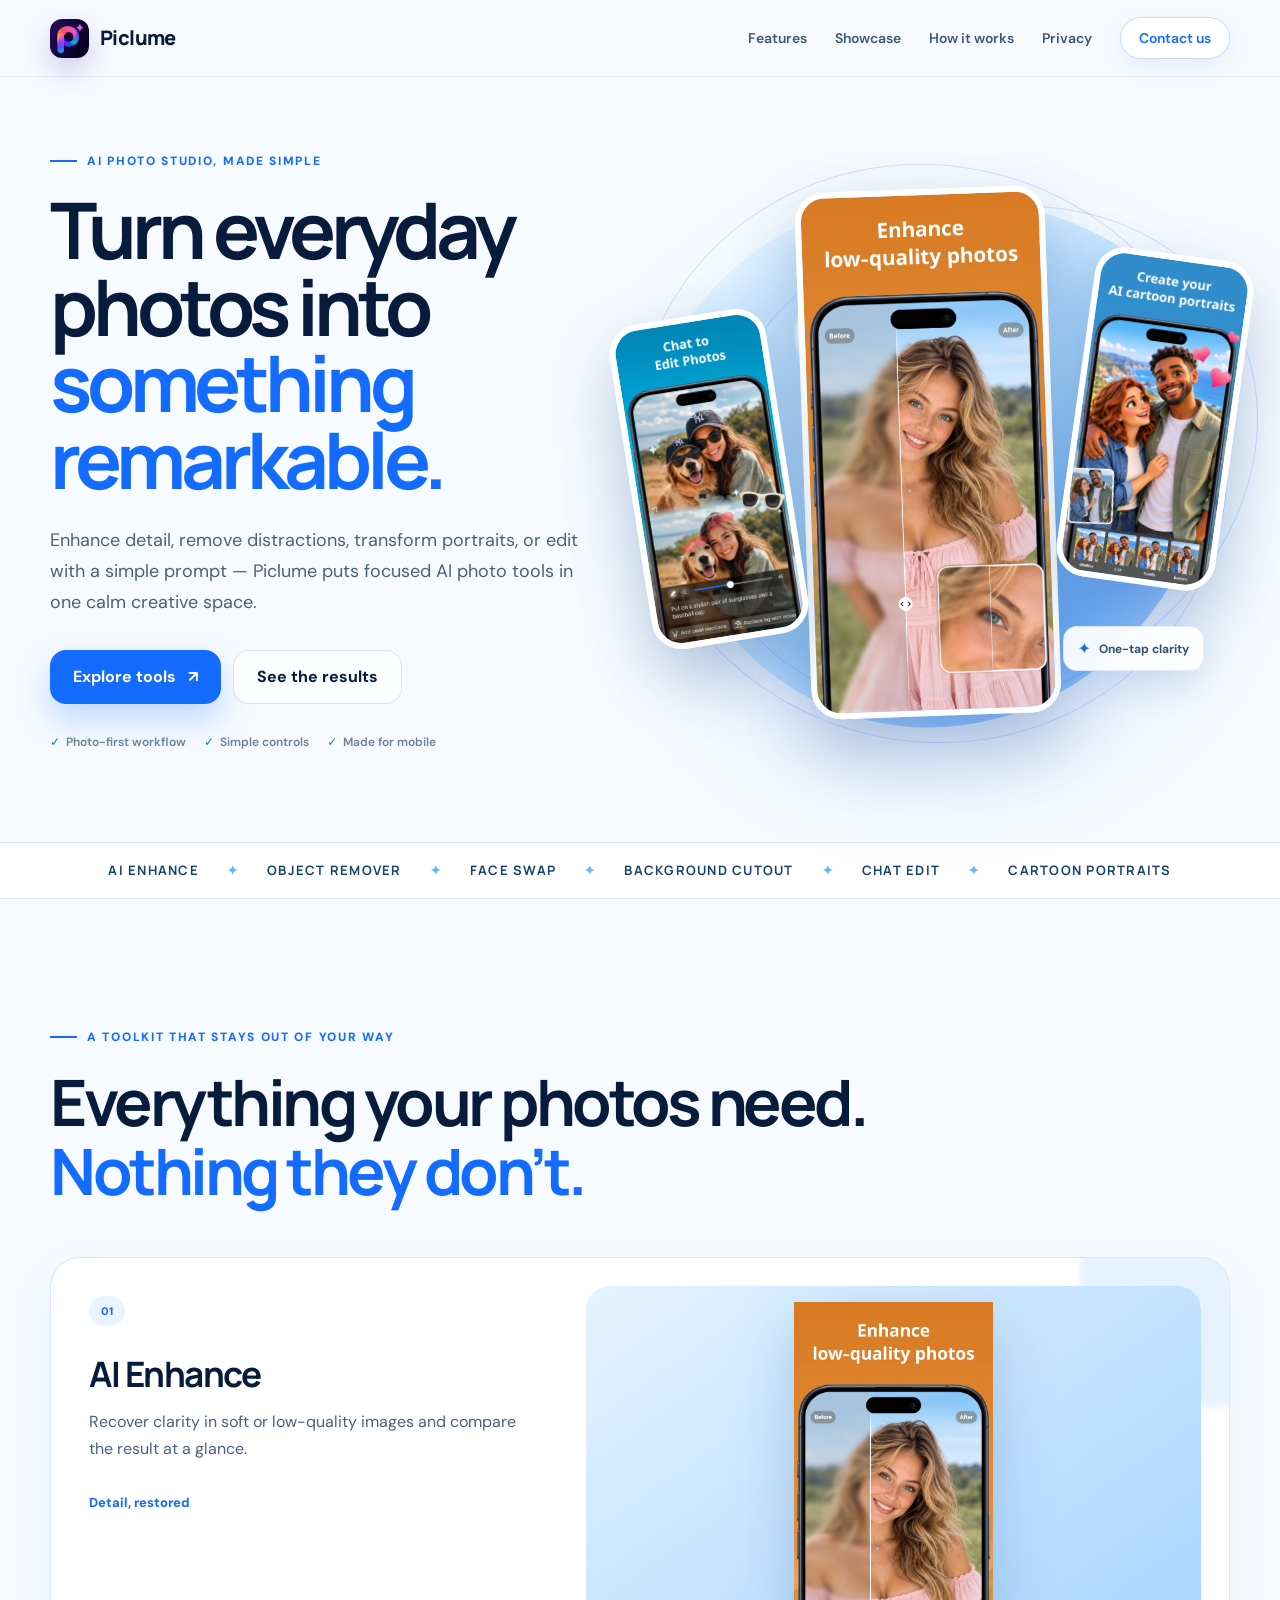
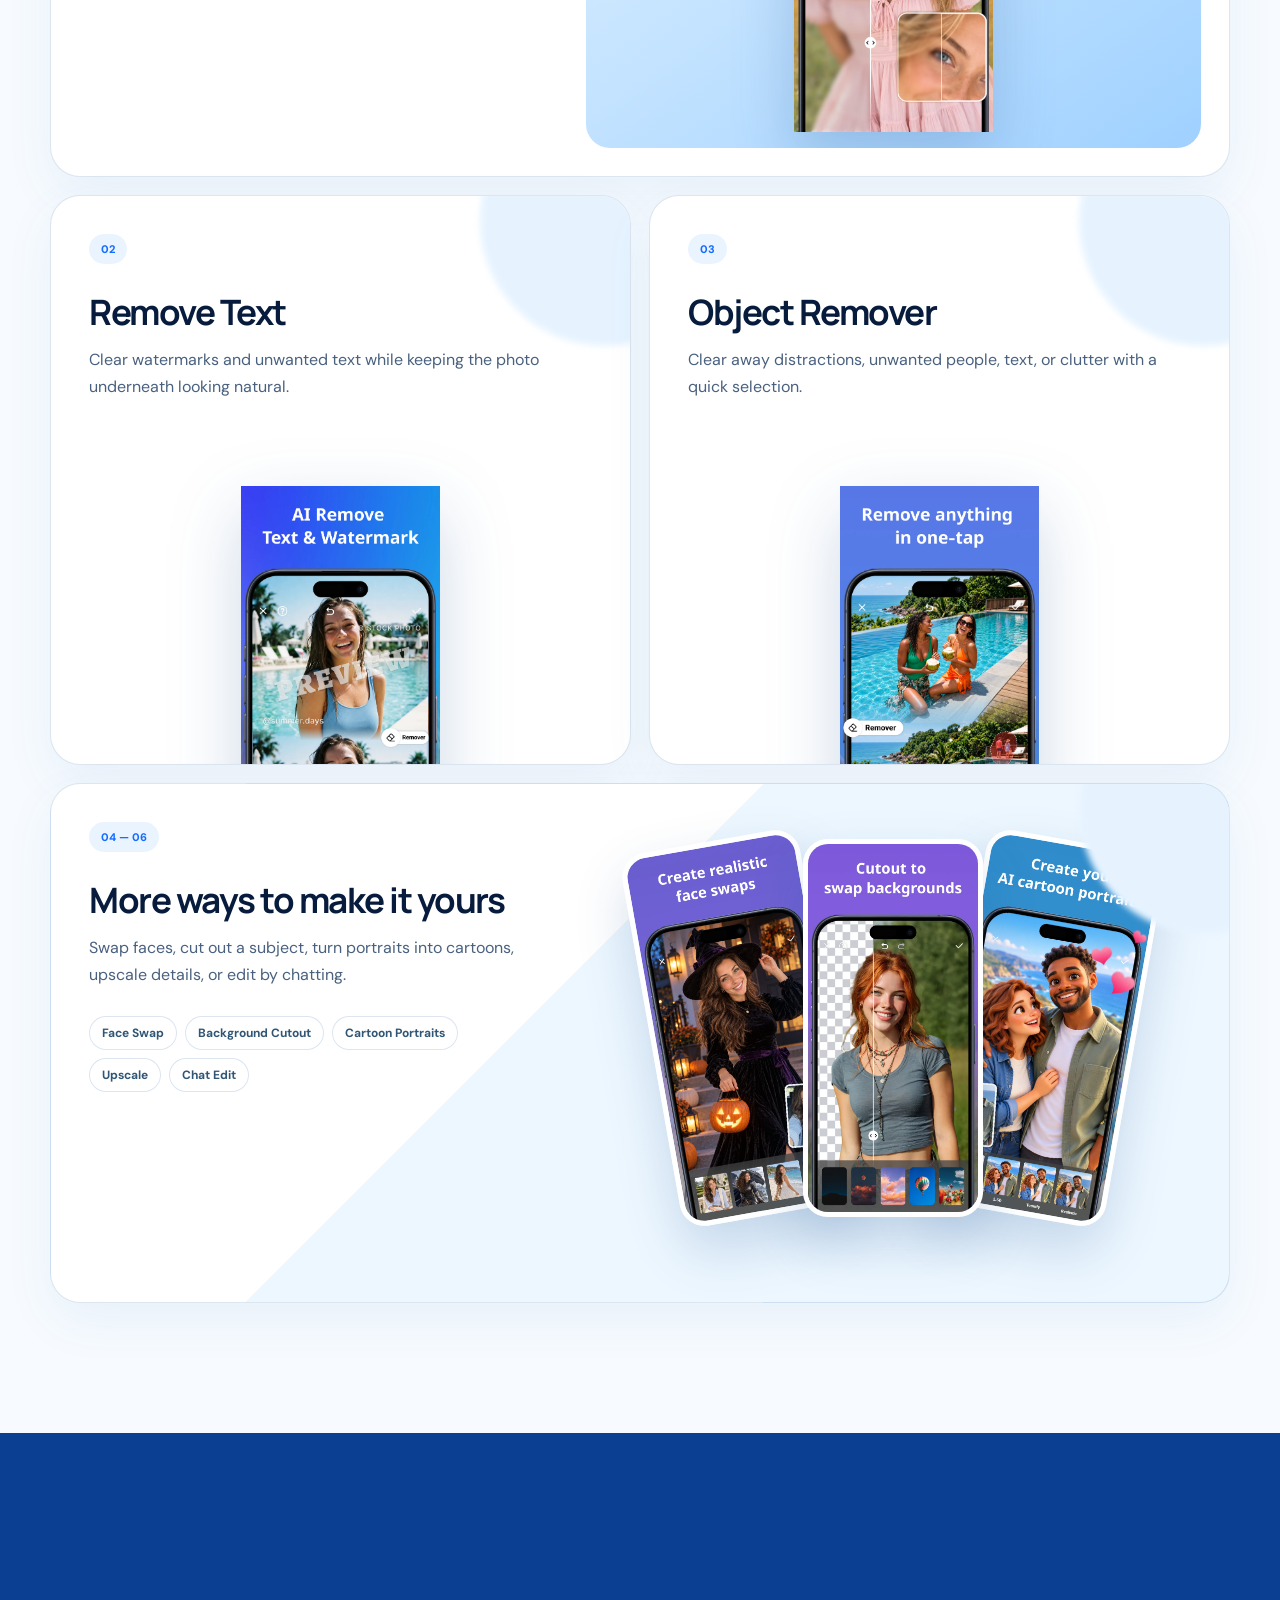
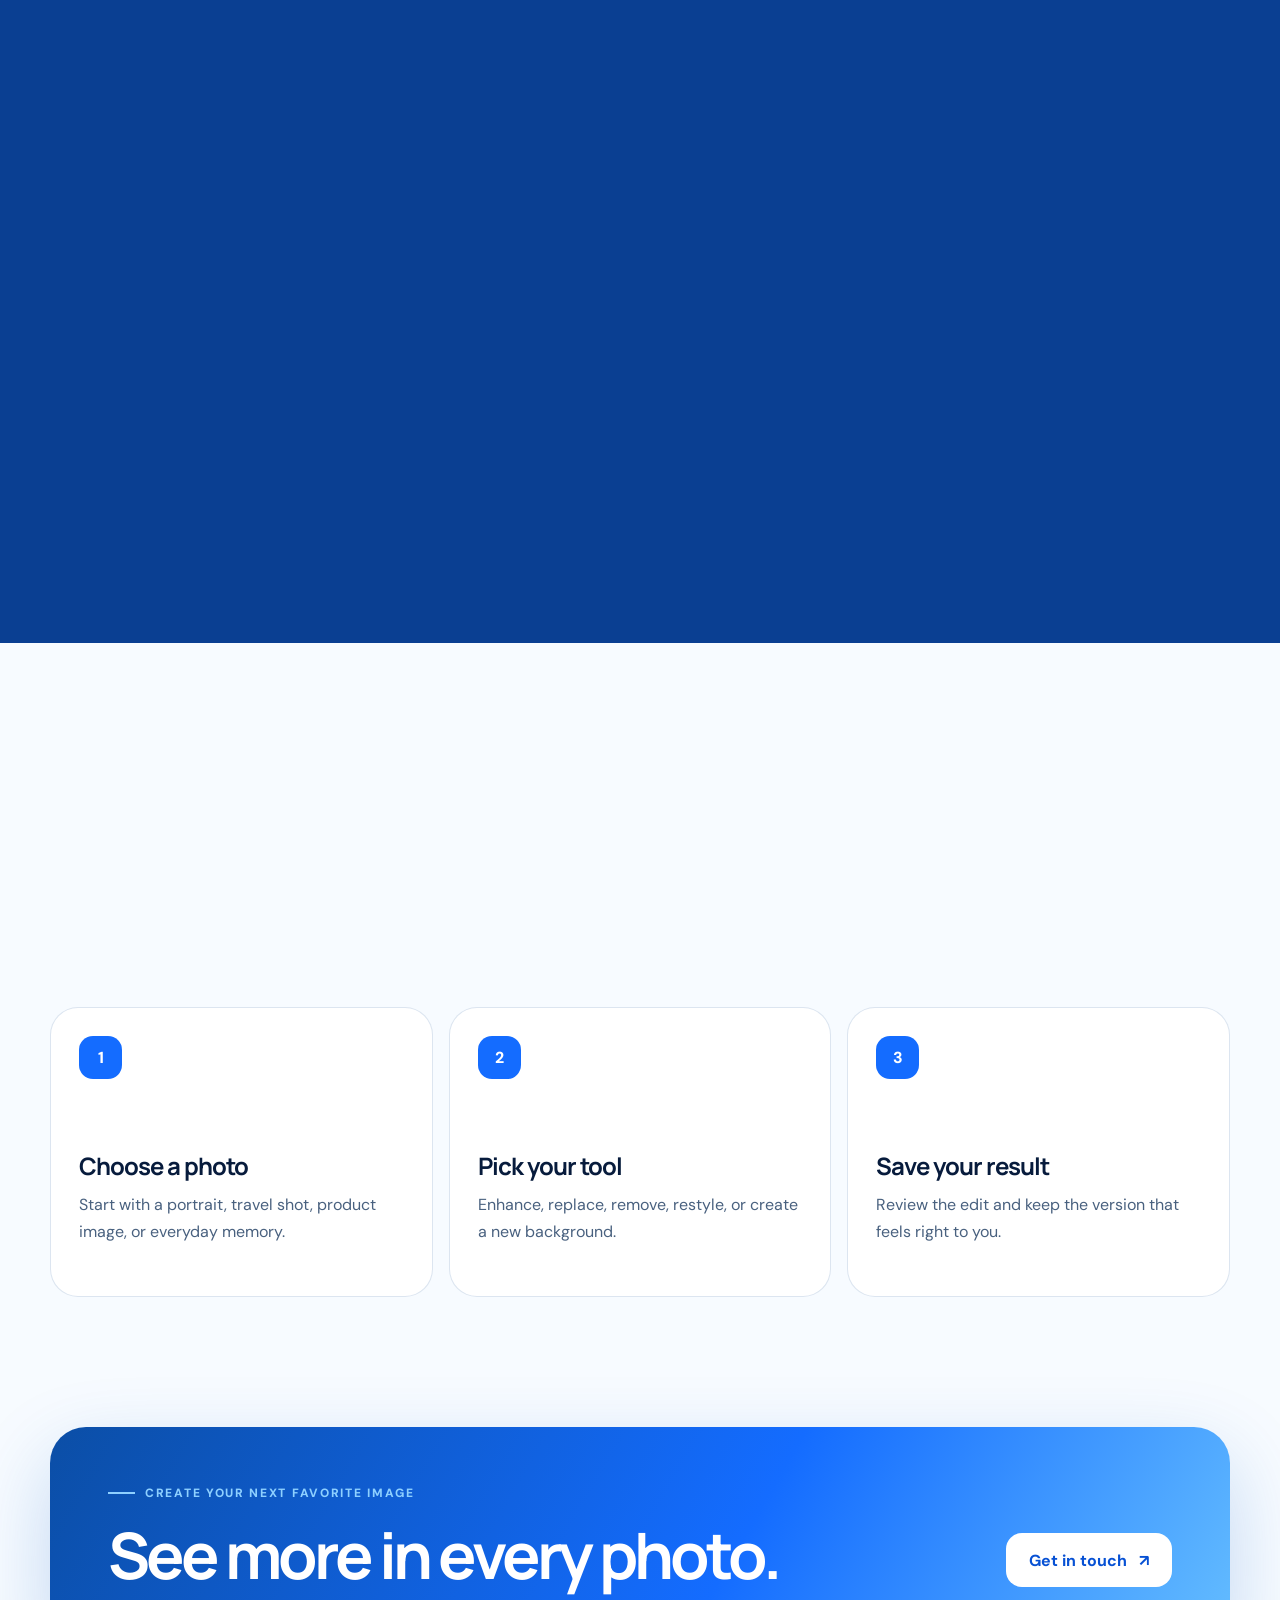
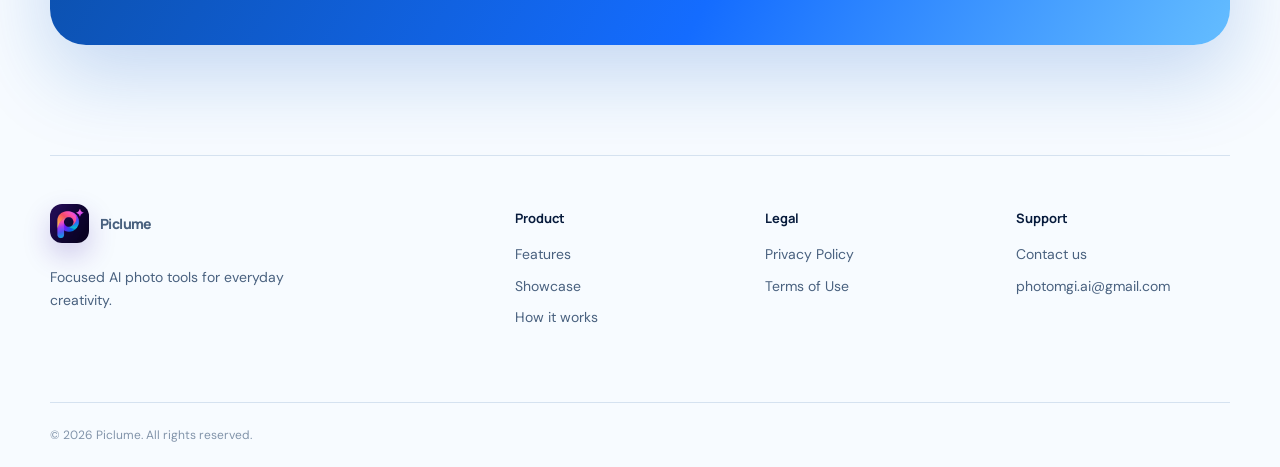
<file: support/index.html>
<!doctype html>
<html lang="en">
  <head>
    <meta charset="utf-8" />
    <meta name="viewport" content="width=device-width, initial-scale=1" />
    <meta name="theme-color" content="#f7fbff" />
    <meta name="description" content="Piclume is an AI photo editor for enhancing, removing, restyling, and transforming images." />
    <title>Piclume — Imagine more from every photo</title>
    <link rel="icon" href="assets/logo.webp" />
    <link rel="stylesheet" href="styles.css" />
  </head>
  <body>
    <a class="skip-link" href="#main">Skip to content</a>
    <header class="site-header">
      <div class="nav-shell">
        <a class="brand" href="#top" aria-label="Piclume home">
          <img class="brand-logo" src="assets/logo.webp" alt="" />
          <span>Piclume</span>
        </a>
        <button class="menu-button" type="button" aria-expanded="false" aria-controls="site-nav" data-menu-button>
          <span></span><span></span>
          <span class="sr-only">Toggle navigation</span>
        </button>
        <nav class="site-nav" id="site-nav" data-site-nav aria-label="Main navigation">
          <a href="#features">Features</a>
          <a href="#showcase">Showcase</a>
          <a href="#how-it-works">How it works</a>
          <a href="privacy_policy.html">Privacy</a>
          <a class="nav-cta" href="mailto:photomgi.ai@gmail.com">Contact us</a>
        </nav>
      </div>
    </header>

    <main id="main">
      <section class="hero section" id="top">
        <div class="hero-copy reveal">
          <p class="eyebrow"><span></span> AI photo studio, made simple</p>
          <h1>Turn everyday photos into <em>something remarkable.</em></h1>
          <p class="hero-intro">Enhance detail, remove distractions, transform portraits, or edit with a simple prompt — Piclume puts focused AI photo tools in one calm creative space.</p>
          <div class="hero-actions">
            <a class="button button-primary" href="#features">Explore tools <span aria-hidden="true">↗</span></a>
            <a class="button button-secondary" href="#showcase">See the results</a>
          </div>
          <div class="trust-row" aria-label="Product highlights">
            <span>Photo-first workflow</span>
            <span>Simple controls</span>
            <span>Made for mobile</span>
          </div>
        </div>

        <div class="hero-stage reveal" aria-label="Piclume photo editing previews">
          <div class="stage-orbit orbit-one"></div>
          <div class="stage-orbit orbit-two"></div>
          <article class="phone-card phone-main">
            <img src="assets/enhance.webp" alt="Piclume AI Enhance interface" />
          </article>
          <article class="phone-card phone-left">
            <img src="assets/chat.webp" alt="Piclume chat photo editing interface" />
          </article>
          <article class="phone-card phone-right">
            <img src="assets/cartoon.webp" alt="Piclume cartoon portrait interface" />
          </article>
          <div class="floating-note note-one"><span>✦</span> One-tap clarity</div>
        </div>
      </section>

      <section class="ticker" aria-label="Piclume capabilities">
        <div class="ticker-track">
          <span>AI Enhance</span><i>✦</i><span>Object Remover</span><i>✦</i><span>Face Swap</span><i>✦</i><span>Background Cutout</span><i>✦</i><span>Chat Edit</span><i>✦</i><span>Cartoon Portraits</span>
        </div>
      </section>

      <section class="section features" id="features">
        <div class="section-heading reveal">
          <p class="eyebrow"><span></span> A toolkit that stays out of your way</p>
          <h2>Everything your photos need.<br /><em>Nothing they don’t.</em></h2>
        </div>
        <div class="feature-grid">
          <article class="feature-card feature-large reveal">
            <div class="feature-copy">
              <span class="feature-number">01</span>
              <h3>AI Enhance</h3>
              <p>Recover clarity in soft or low-quality images and compare the result at a glance.</p>
              <span class="feature-chip">Detail, restored</span>
            </div>
            <div class="feature-visual enhance-visual">
              <img src="assets/enhance.webp" alt="AI Enhance before and after preview" loading="lazy" />
            </div>
          </article>
          <article class="feature-card reveal">
            <div class="feature-copy">
              <span class="feature-number">02</span>
              <h3>Remove Text</h3>
              <p>Clear watermarks and unwanted text while keeping the photo underneath looking natural.</p>
            </div>
            <img class="card-shot" src="assets/remove-text.webp" alt="AI text and watermark removal screen" loading="lazy" />
          </article>
          <article class="feature-card reveal">
            <div class="feature-copy">
              <span class="feature-number">03</span>
              <h3>Object Remover</h3>
              <p>Clear away distractions, unwanted people, text, or clutter with a quick selection.</p>
            </div>
            <img class="card-shot" src="assets/remove.webp" alt="Object Remover editing screen" loading="lazy" />
          </article>
          <article class="feature-card feature-wide reveal">
            <div class="feature-copy">
              <span class="feature-number">04 — 06</span>
              <h3>More ways to make it yours</h3>
              <p>Swap faces, cut out a subject, turn portraits into cartoons, upscale details, or edit by chatting.</p>
              <div class="mini-features">
                <span>Face Swap</span><span>Background Cutout</span><span>Cartoon Portraits</span><span>Upscale</span><span>Chat Edit</span>
              </div>
            </div>
            <div class="fan-shots">
              <img src="assets/faceswap.webp" alt="Face Swap template screen" loading="lazy" />
              <img src="assets/cutout.webp" alt="Background Cutout screen" loading="lazy" />
              <img src="assets/cartoon.webp" alt="Cartoon portrait screen" loading="lazy" />
            </div>
          </article>
        </div>
      </section>

      <section class="showcase-section" id="showcase">
        <div class="section showcase-shell">
          <div class="showcase-copy reveal">
            <p class="eyebrow eyebrow-light"><span></span> Your idea, in a new light</p>
            <h2>One photo.<br />A whole new mood.</h2>
            <p>Keep what matters and transform what doesn’t. Piclume gives you room to experiment while keeping every edit focused on the image.</p>
            <div class="showcase-tabs" role="tablist" aria-label="Showcase examples">
              <button class="showcase-tab is-active" type="button" data-shot="style" aria-selected="true">Style</button>
              <button class="showcase-tab" type="button" data-shot="cutout" aria-selected="false">Cutout</button>
              <button class="showcase-tab" type="button" data-shot="chat" aria-selected="false">Chat Edit</button>
            </div>
          </div>
          <div class="showcase-canvas reveal">
            <span class="canvas-caption">PICLUME / EXPERIMENT 01</span>
            <img data-showcase-image src="assets/cartoon.webp" alt="Cartoon portrait example in Piclume" />
          </div>
        </div>
      </section>

      <section class="section process" id="how-it-works">
        <div class="section-heading process-heading reveal">
          <p class="eyebrow"><span></span> From photo to finished</p>
          <h2>Three small steps.<br /><em>One big difference.</em></h2>
        </div>
        <ol class="process-grid">
          <li class="reveal"><span>1</span><div><h3>Choose a photo</h3><p>Start with a portrait, travel shot, product image, or everyday memory.</p></div></li>
          <li class="reveal"><span>2</span><div><h3>Pick your tool</h3><p>Enhance, replace, remove, restyle, or create a new background.</p></div></li>
          <li class="reveal"><span>3</span><div><h3>Save your result</h3><p>Review the edit and keep the version that feels right to you.</p></div></li>
        </ol>
      </section>

      <section class="section closing reveal">
        <div>
          <p class="eyebrow eyebrow-light"><span></span> Create your next favorite image</p>
          <h2>See more in every photo.</h2>
        </div>
        <a class="button button-white" href="mailto:photomgi.ai@gmail.com">Get in touch <span aria-hidden="true">↗</span></a>
      </section>
    </main>

    <footer class="site-footer" id="support">
      <div class="footer-main">
        <a class="brand" href="#top"><img class="brand-logo" src="assets/logo.webp" alt="" /><span>Piclume</span></a>
        <p>Focused AI photo tools for everyday creativity.</p>
      </div>
      <nav aria-label="Product links"><h3>Product</h3><a href="#features">Features</a><a href="#showcase">Showcase</a><a href="#how-it-works">How it works</a></nav>
      <nav aria-label="Legal links"><h3>Legal</h3><a href="privacy_policy.html">Privacy Policy</a><a href="term_of_service.html">Terms of Use</a></nav>
      <nav aria-label="Support links"><h3>Support</h3><a href="mailto:photomgi.ai@gmail.com">Contact us</a><a href="mailto:photomgi.ai@gmail.com">photomgi.ai@gmail.com</a></nav>
      <p class="footer-bottom">© <span data-year></span> Piclume. All rights reserved.</p>
    </footer>
    <script src="script.js"></script>
  </body>
</html>
</file>
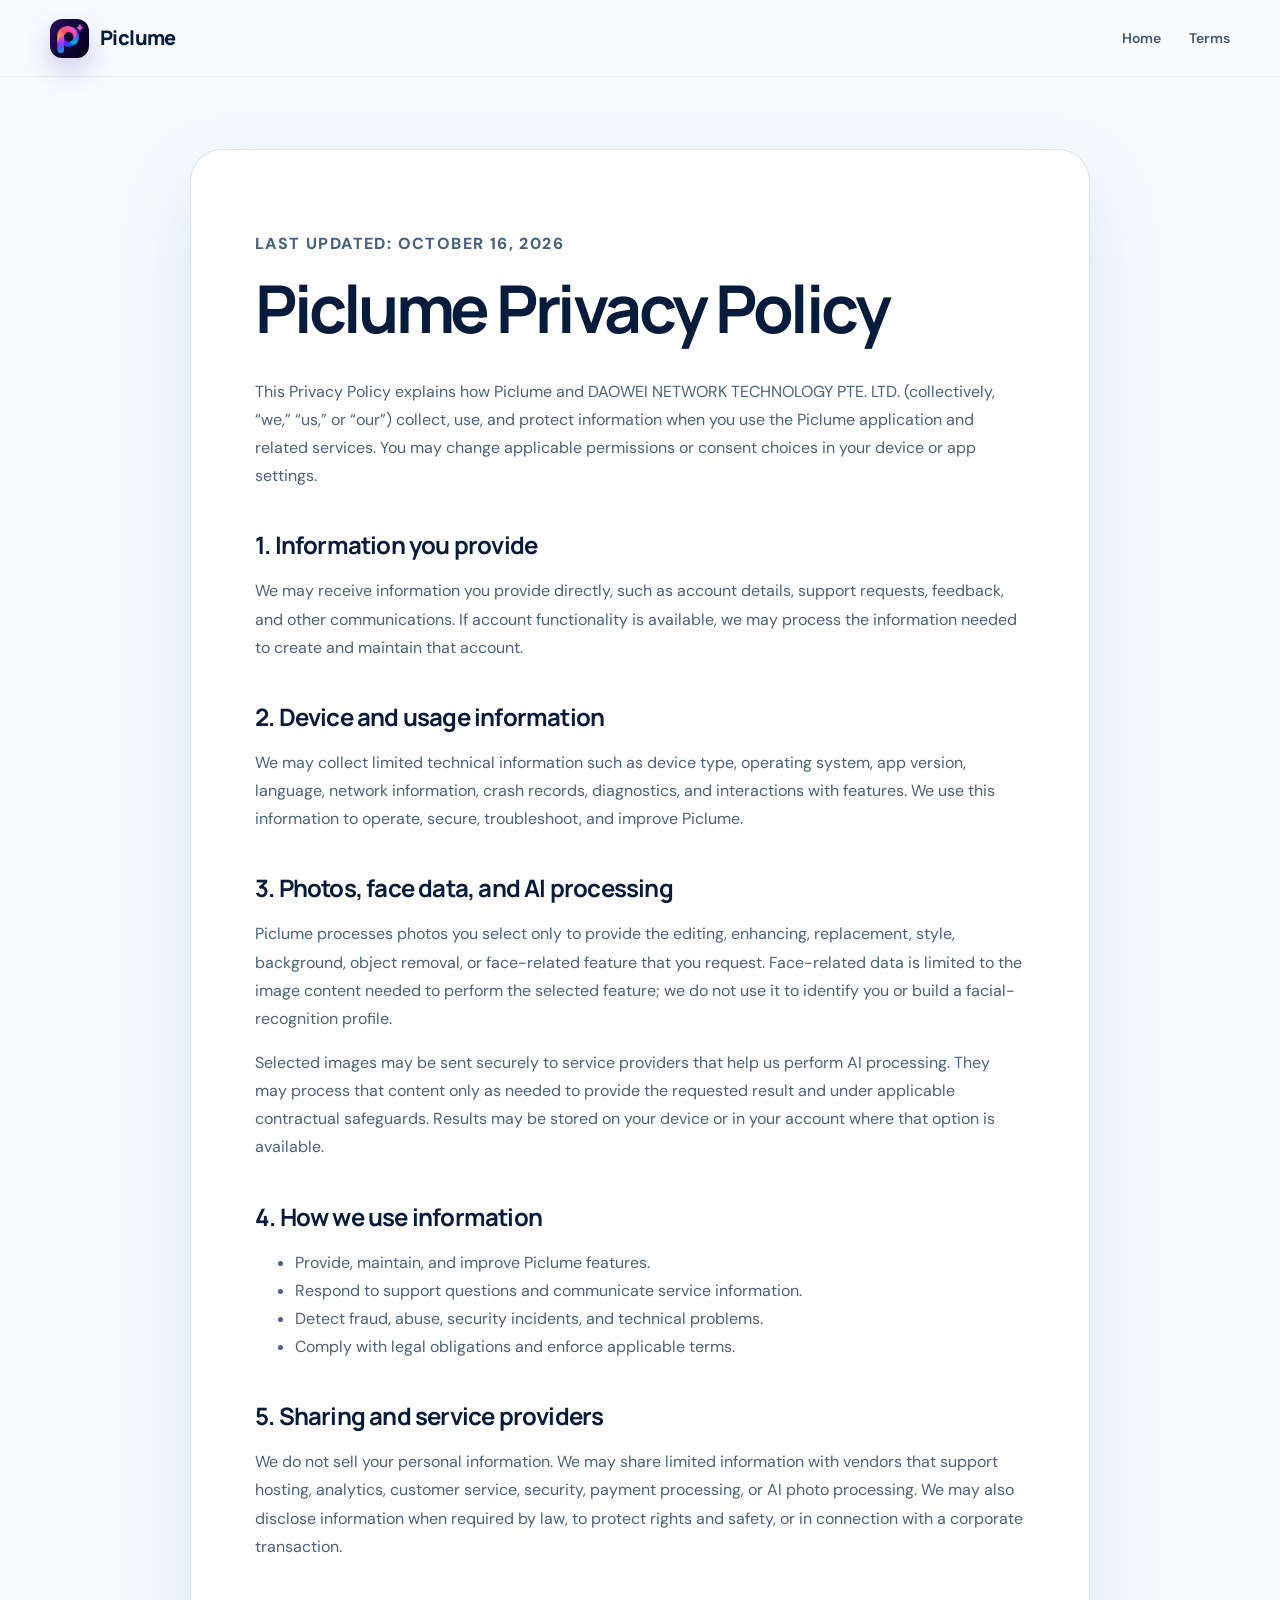
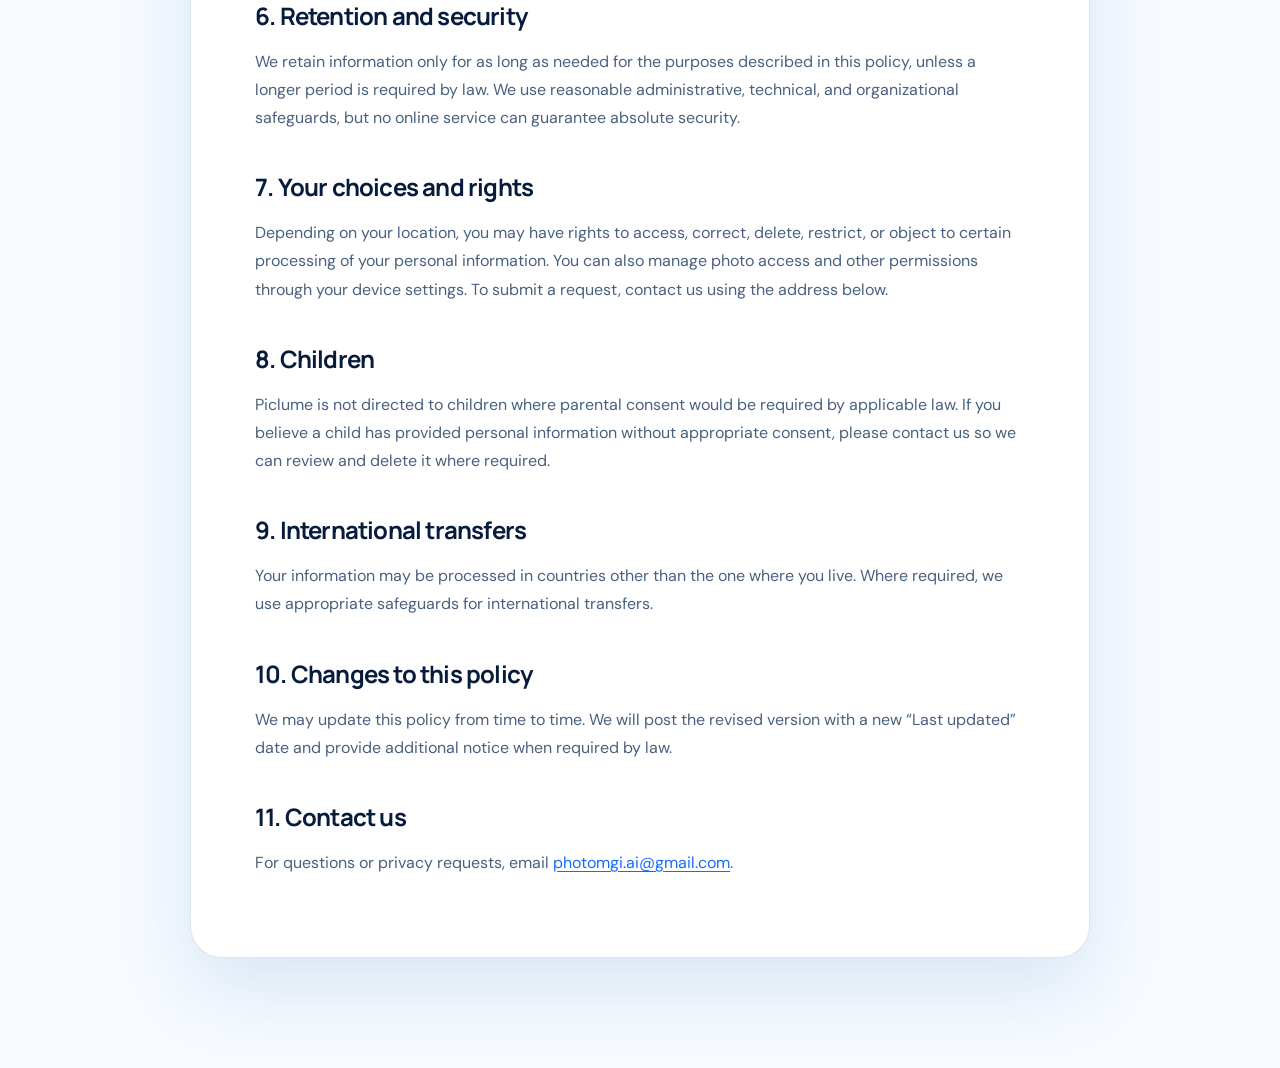
<file: support/privacy_policy.html>
<!doctype html>
<html lang="en">
  <head>
    <meta charset="utf-8" />
    <meta name="viewport" content="width=device-width, initial-scale=1" />
    <meta name="theme-color" content="#f7fbff" />
    <meta name="description" content="Privacy Policy for Piclume." />
    <title>Piclume Privacy Policy</title>
    <link rel="icon" href="assets/logo.webp" />
    <link rel="stylesheet" href="styles.css" />
  </head>
  <body>
    <header class="site-header"><div class="nav-shell"><a class="brand" href="index.html"><img class="brand-logo" src="assets/logo.webp" alt="" /><span>Piclume</span></a><nav class="site-nav" aria-label="Legal navigation"><a href="index.html">Home</a><a href="term_of_service.html">Terms</a></nav></div></header>
    <main class="legal-page">
      <article class="legal-document">
        <p class="legal-kicker">Last updated: October 16, 2026</p>
        <h1>Piclume Privacy Policy</h1>
        <p>This Privacy Policy explains how Piclume and DAOWEI NETWORK TECHNOLOGY PTE. LTD. (collectively, “we,” “us,” or “our”) collect, use, and protect information when you use the Piclume application and related services. You may change applicable permissions or consent choices in your device or app settings.</p>

        <h2>1. Information you provide</h2>
        <p>We may receive information you provide directly, such as account details, support requests, feedback, and other communications. If account functionality is available, we may process the information needed to create and maintain that account.</p>

        <h2>2. Device and usage information</h2>
        <p>We may collect limited technical information such as device type, operating system, app version, language, network information, crash records, diagnostics, and interactions with features. We use this information to operate, secure, troubleshoot, and improve Piclume.</p>

        <h2>3. Photos, face data, and AI processing</h2>
        <p>Piclume processes photos you select only to provide the editing, enhancing, replacement, style, background, object removal, or face-related feature that you request. Face-related data is limited to the image content needed to perform the selected feature; we do not use it to identify you or build a facial-recognition profile.</p>
        <p>Selected images may be sent securely to service providers that help us perform AI processing. They may process that content only as needed to provide the requested result and under applicable contractual safeguards. Results may be stored on your device or in your account where that option is available.</p>

        <h2>4. How we use information</h2>
        <ul>
          <li>Provide, maintain, and improve Piclume features.</li>
          <li>Respond to support questions and communicate service information.</li>
          <li>Detect fraud, abuse, security incidents, and technical problems.</li>
          <li>Comply with legal obligations and enforce applicable terms.</li>
        </ul>

        <h2>5. Sharing and service providers</h2>
        <p>We do not sell your personal information. We may share limited information with vendors that support hosting, analytics, customer service, security, payment processing, or AI photo processing. We may also disclose information when required by law, to protect rights and safety, or in connection with a corporate transaction.</p>

        <h2>6. Retention and security</h2>
        <p>We retain information only for as long as needed for the purposes described in this policy, unless a longer period is required by law. We use reasonable administrative, technical, and organizational safeguards, but no online service can guarantee absolute security.</p>

        <h2>7. Your choices and rights</h2>
        <p>Depending on your location, you may have rights to access, correct, delete, restrict, or object to certain processing of your personal information. You can also manage photo access and other permissions through your device settings. To submit a request, contact us using the address below.</p>

        <h2>8. Children</h2>
        <p>Piclume is not directed to children where parental consent would be required by applicable law. If you believe a child has provided personal information without appropriate consent, please contact us so we can review and delete it where required.</p>

        <h2>9. International transfers</h2>
        <p>Your information may be processed in countries other than the one where you live. Where required, we use appropriate safeguards for international transfers.</p>

        <h2>10. Changes to this policy</h2>
        <p>We may update this policy from time to time. We will post the revised version with a new “Last updated” date and provide additional notice when required by law.</p>

        <h2>11. Contact us</h2>
        <p>For questions or privacy requests, email <a href="mailto:photomgi.ai@gmail.com">photomgi.ai@gmail.com</a>.</p>
      </article>
    </main>
  </body>
</html>
</file>
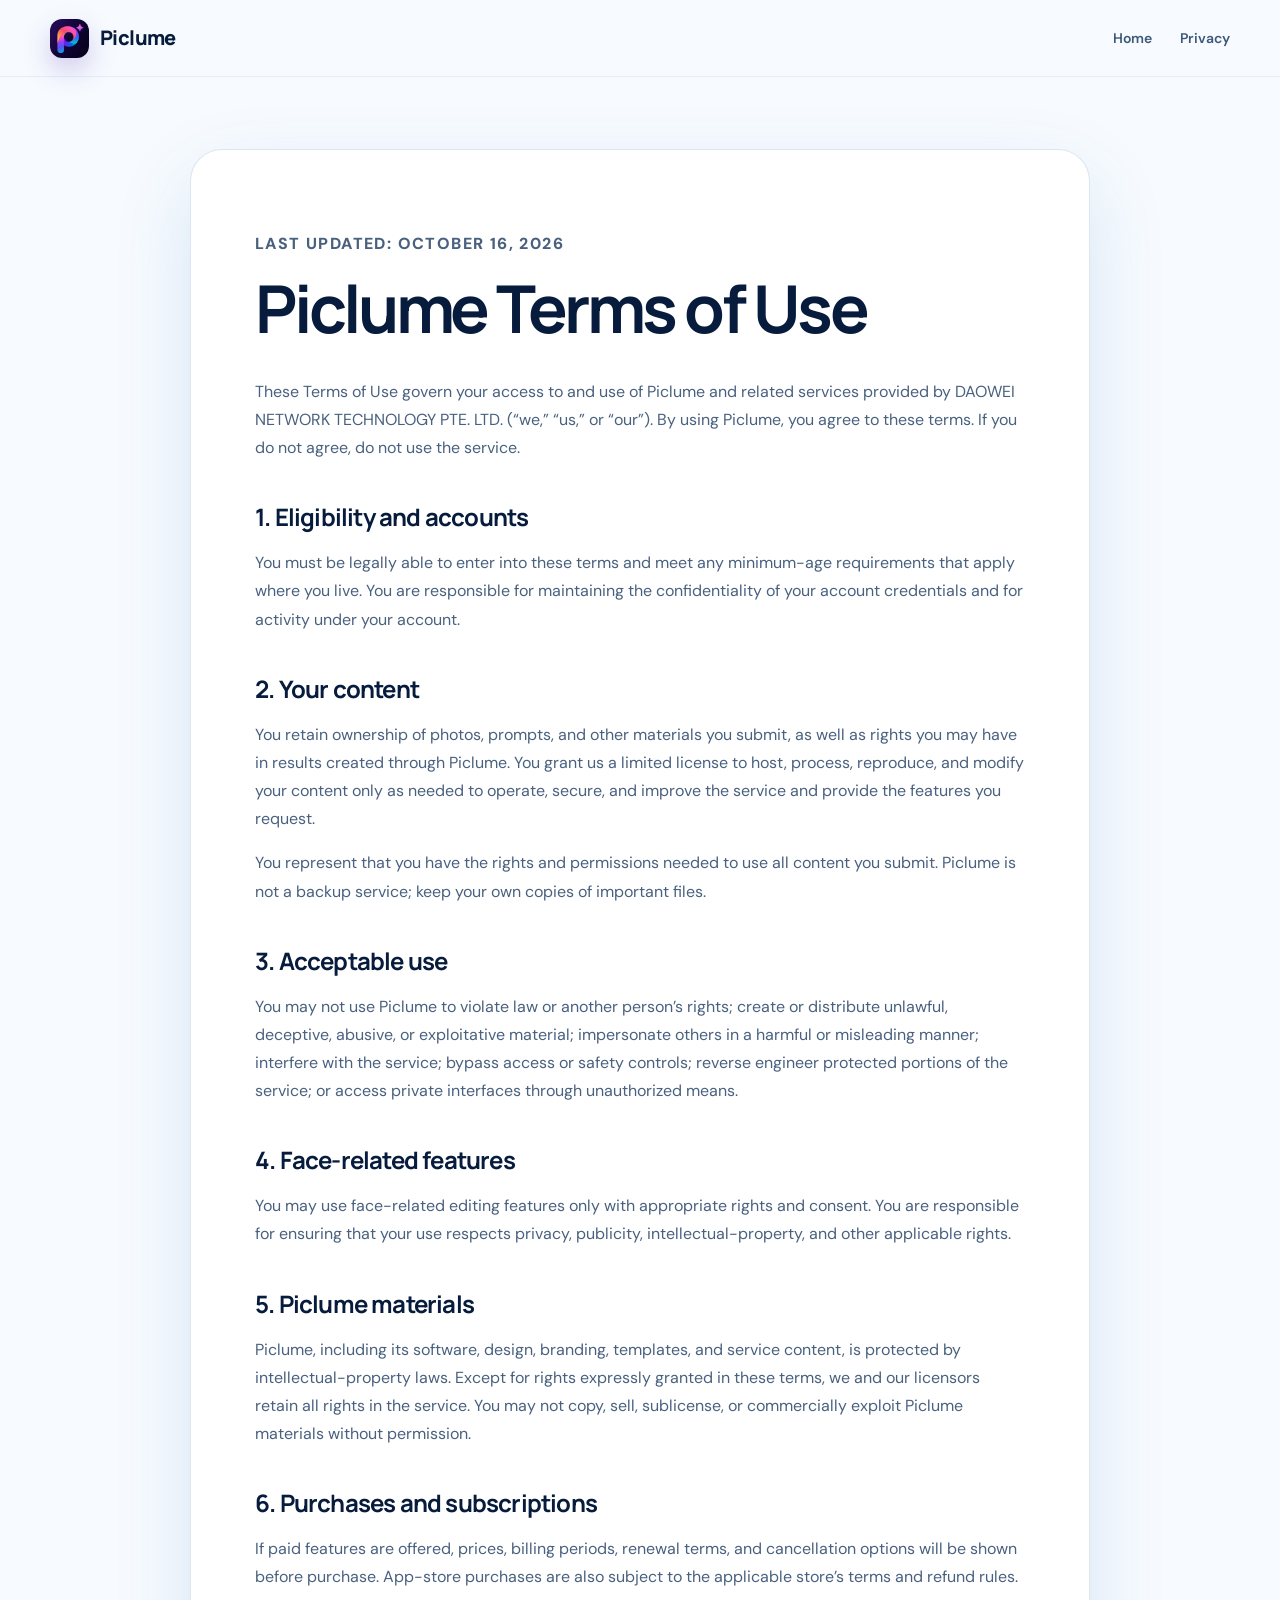
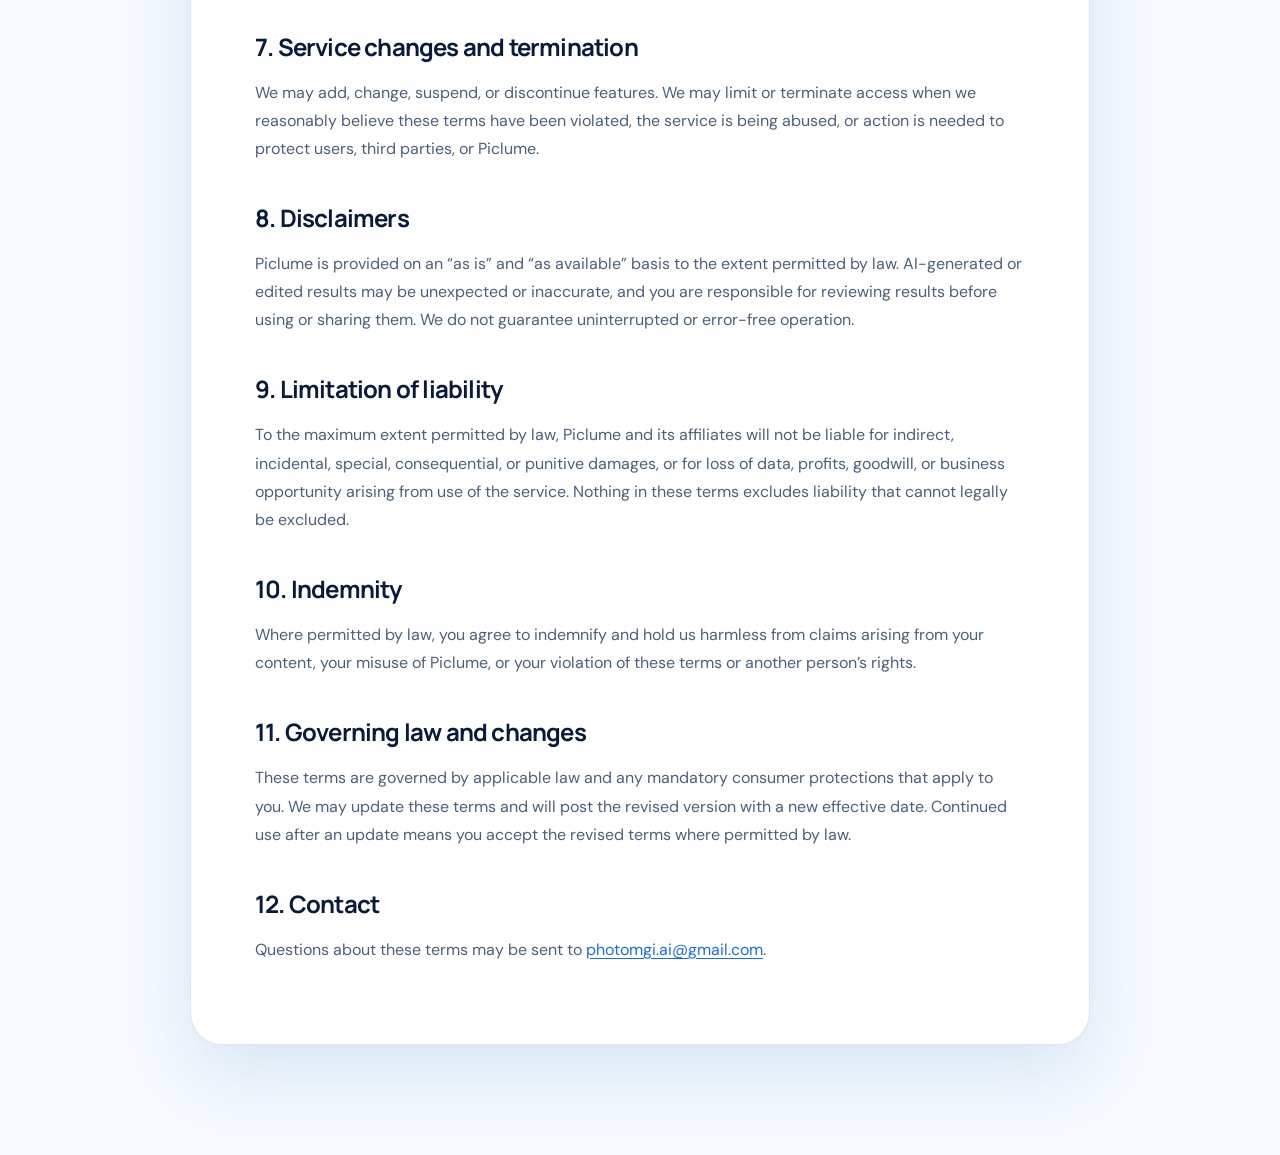
<file: support/term_of_service.html>
<!doctype html>
<html lang="en">
  <head>
    <meta charset="utf-8" />
    <meta name="viewport" content="width=device-width, initial-scale=1" />
    <meta name="theme-color" content="#f7fbff" />
    <meta name="description" content="Terms of Use for Piclume." />
    <title>Piclume Terms of Use</title>
    <link rel="icon" href="assets/logo.webp" />
    <link rel="stylesheet" href="styles.css" />
  </head>
  <body>
    <header class="site-header"><div class="nav-shell"><a class="brand" href="index.html"><img class="brand-logo" src="assets/logo.webp" alt="" /><span>Piclume</span></a><nav class="site-nav" aria-label="Legal navigation"><a href="index.html">Home</a><a href="privacy_policy.html">Privacy</a></nav></div></header>
    <main class="legal-page">
      <article class="legal-document">
        <p class="legal-kicker">Last updated: October 16, 2026</p>
        <h1>Piclume Terms of Use</h1>
        <p>These Terms of Use govern your access to and use of Piclume and related services provided by DAOWEI NETWORK TECHNOLOGY PTE. LTD. (“we,” “us,” or “our”). By using Piclume, you agree to these terms. If you do not agree, do not use the service.</p>

        <h2>1. Eligibility and accounts</h2>
        <p>You must be legally able to enter into these terms and meet any minimum-age requirements that apply where you live. You are responsible for maintaining the confidentiality of your account credentials and for activity under your account.</p>

        <h2>2. Your content</h2>
        <p>You retain ownership of photos, prompts, and other materials you submit, as well as rights you may have in results created through Piclume. You grant us a limited license to host, process, reproduce, and modify your content only as needed to operate, secure, and improve the service and provide the features you request.</p>
        <p>You represent that you have the rights and permissions needed to use all content you submit. Piclume is not a backup service; keep your own copies of important files.</p>

        <h2>3. Acceptable use</h2>
        <p>You may not use Piclume to violate law or another person’s rights; create or distribute unlawful, deceptive, abusive, or exploitative material; impersonate others in a harmful or misleading manner; interfere with the service; bypass access or safety controls; reverse engineer protected portions of the service; or access private interfaces through unauthorized means.</p>

        <h2>4. Face-related features</h2>
        <p>You may use face-related editing features only with appropriate rights and consent. You are responsible for ensuring that your use respects privacy, publicity, intellectual-property, and other applicable rights.</p>

        <h2>5. Piclume materials</h2>
        <p>Piclume, including its software, design, branding, templates, and service content, is protected by intellectual-property laws. Except for rights expressly granted in these terms, we and our licensors retain all rights in the service. You may not copy, sell, sublicense, or commercially exploit Piclume materials without permission.</p>

        <h2>6. Purchases and subscriptions</h2>
        <p>If paid features are offered, prices, billing periods, renewal terms, and cancellation options will be shown before purchase. App-store purchases are also subject to the applicable store’s terms and refund rules.</p>

        <h2>7. Service changes and termination</h2>
        <p>We may add, change, suspend, or discontinue features. We may limit or terminate access when we reasonably believe these terms have been violated, the service is being abused, or action is needed to protect users, third parties, or Piclume.</p>

        <h2>8. Disclaimers</h2>
        <p>Piclume is provided on an “as is” and “as available” basis to the extent permitted by law. AI-generated or edited results may be unexpected or inaccurate, and you are responsible for reviewing results before using or sharing them. We do not guarantee uninterrupted or error-free operation.</p>

        <h2>9. Limitation of liability</h2>
        <p>To the maximum extent permitted by law, Piclume and its affiliates will not be liable for indirect, incidental, special, consequential, or punitive damages, or for loss of data, profits, goodwill, or business opportunity arising from use of the service. Nothing in these terms excludes liability that cannot legally be excluded.</p>

        <h2>10. Indemnity</h2>
        <p>Where permitted by law, you agree to indemnify and hold us harmless from claims arising from your content, your misuse of Piclume, or your violation of these terms or another person’s rights.</p>

        <h2>11. Governing law and changes</h2>
        <p>These terms are governed by applicable law and any mandatory consumer protections that apply to you. We may update these terms and will post the revised version with a new effective date. Continued use after an update means you accept the revised terms where permitted by law.</p>

        <h2>12. Contact</h2>
        <p>Questions about these terms may be sent to <a href="mailto:photomgi.ai@gmail.com">photomgi.ai@gmail.com</a>.</p>
      </article>
    </main>
  </body>
</html>
</file>
<file: support/styles.css>
@import url('https://fonts.googleapis.com/css2?family=DM+Sans:wght@400;500;600;700&family=Manrope:wght@500;600;700;800&display=swap');

:root {
  color-scheme: light;
  --ink: #071b3c;
  --ink-soft: #49617f;
  --blue: #146cff;
  --blue-dark: #0751d4;
  --blue-pale: #eaf4ff;
  --sky: #65b7ff;
  --paper: #f7fbff;
  --white: #ffffff;
  --line: rgba(10, 73, 152, 0.14);
  --shadow: 0 30px 80px rgba(26, 92, 173, 0.14);
  font-family: "DM Sans", system-ui, sans-serif;
}

* { box-sizing: border-box; }
html { max-width: 100%; overflow-x: hidden; scroll-behavior: smooth; }
body { width: 100%; max-width: 100%; margin: 0; color: var(--ink); background: var(--paper); overflow-x: hidden; }
a { color: inherit; text-decoration: none; }
img { display: block; max-width: 100%; height: auto; }
button { font: inherit; }
.sr-only { position: absolute; width: 1px; height: 1px; padding: 0; margin: -1px; overflow: hidden; clip: rect(0,0,0,0); white-space: nowrap; border: 0; }
.skip-link { position: fixed; left: 12px; top: -60px; z-index: 100; padding: 10px 16px; border-radius: 10px; background: var(--ink); color: white; transition: top .2s; }
.skip-link:focus { top: 12px; }
.section, .nav-shell, .site-footer { width: min(1180px, calc(100% - 48px)); margin-inline: auto; }

.site-header { position: sticky; top: 0; z-index: 50; border-bottom: 1px solid rgba(15, 87, 180, .08); background: rgba(247, 251, 255, .86); backdrop-filter: blur(18px); }
.nav-shell { display: flex; align-items: center; justify-content: space-between; min-height: 76px; gap: 28px; }
.brand { display: inline-flex; align-items: center; gap: 11px; font: 800 20px/1 "Manrope", sans-serif; letter-spacing: -.6px; }
.brand-logo { width: 39px; height: 39px; border-radius: 12px; object-fit: cover; box-shadow: 0 12px 28px rgba(64, 25, 166, .22); }
.site-nav { display: flex; align-items: center; gap: 28px; color: #3e5877; font-size: 14px; font-weight: 600; }
.site-nav a { transition: color .2s, transform .2s; }
.site-nav a:hover { color: var(--blue); }
.nav-cta { padding: 11px 18px; border: 1px solid rgba(20, 108, 255, .24); border-radius: 999px; background: white; color: var(--blue) !important; box-shadow: 0 8px 24px rgba(14, 89, 187, .08); }
.menu-button { display: none; }

.hero { display: grid; grid-template-columns: .94fr 1.06fr; align-items: center; min-height: 720px; gap: 40px; padding-block: 76px 92px; }
.hero > *, .feature-grid > *, .feature-card > *, .showcase-shell > *, .process-grid > * { min-width: 0; }
.eyebrow { display: flex; align-items: center; gap: 10px; margin: 0 0 22px; color: var(--blue); text-transform: uppercase; letter-spacing: 1.7px; font-size: 12px; font-weight: 800; }
.eyebrow span { width: 27px; height: 2px; background: currentColor; }
h1, h2, h3 { font-family: "Manrope", sans-serif; }
.hero h1 { max-width: 690px; margin: 0; font-size: clamp(54px, 6.1vw, 86px); line-height: .98; letter-spacing: -5px; font-weight: 700; }
h1 em, h2 em { color: var(--blue); font-style: normal; }
.hero-intro { max-width: 590px; margin: 28px 0 0; color: var(--ink-soft); font-size: 18px; line-height: 1.72; }
.hero-actions { display: flex; flex-wrap: wrap; gap: 12px; margin-top: 32px; }
.button { display: inline-flex; align-items: center; justify-content: center; gap: 12px; min-height: 54px; padding: 0 23px; border-radius: 16px; font-weight: 700; transition: transform .2s, box-shadow .2s, background .2s; }
.button:hover { transform: translateY(-2px); }
.button-primary { background: var(--blue); color: white; box-shadow: 0 16px 34px rgba(20, 108, 255, .25); }
.button-primary:hover { background: var(--blue-dark); box-shadow: 0 20px 40px rgba(20, 108, 255, .3); }
.button-secondary { border: 1px solid var(--line); background: rgba(255,255,255,.7); color: var(--ink); }
.trust-row { display: flex; flex-wrap: wrap; gap: 18px; margin-top: 30px; color: #6c819b; font-size: 12px; font-weight: 600; }
.trust-row span::before { content: "✓"; margin-right: 6px; color: var(--blue); }

.hero-stage { position: relative; height: 580px; }
.hero-stage::before { content: ""; position: absolute; inset: 36px 10px 14px 30px; border-radius: 48% 52% 52% 48% / 44% 40% 60% 56%; background: radial-gradient(circle at 35% 25%, #fff 0 9%, transparent 10%), linear-gradient(145deg, #dff2ff, #acd9ff 50%, #3f91ff); box-shadow: inset 0 0 80px rgba(255,255,255,.54), 0 50px 100px rgba(48, 129, 226, .18); transform: rotate(-3deg); }
.stage-orbit { position: absolute; border: 1px solid rgba(20, 108, 255, .18); border-radius: 50%; pointer-events: none; }
.orbit-one { inset: 5px 0 0 4px; transform: rotate(24deg); }
.orbit-two { inset: 56px -38px 44px 64px; transform: rotate(-28deg); }
.phone-card { position: absolute; z-index: 2; overflow: hidden; border: 6px solid white; border-radius: 30px; background: transparent; box-shadow: 0 28px 65px rgba(7, 57, 122, .25); }
.phone-card img { width: 100%; height: auto; background: transparent; }
.phone-main { top: 28px; left: 50%; width: 250px; transform: translateX(-50%) rotate(-2deg); }
.phone-left { left: 4px; top: 154px; width: 158px; transform: rotate(-9deg); }
.phone-right { right: -5px; top: 92px; width: 160px; transform: rotate(8deg); }
.floating-note { position: absolute; z-index: 4; display: flex; align-items: center; gap: 8px; padding: 11px 14px; border: 1px solid rgba(20, 108, 255, .12); border-radius: 14px; background: rgba(255,255,255,.92); color: #31506f; box-shadow: 0 14px 36px rgba(39, 102, 177, .16); backdrop-filter: blur(10px); font-size: 12px; font-weight: 700; }
.floating-note span { color: var(--blue); font-size: 16px; }
.note-one { right: 26px; bottom: 70px; }

.ticker { overflow: hidden; border-block: 1px solid var(--line); background: white; }
.ticker-track { display: flex; align-items: center; justify-content: center; gap: 28px; min-width: max-content; padding: 21px 30px; color: #17446f; font: 700 13px/1 "Manrope", sans-serif; text-transform: uppercase; letter-spacing: 1.25px; }
.ticker-track i { color: var(--sky); font-style: normal; }

.features { padding-block: 130px; }
.section-heading { max-width: 850px; margin-bottom: 52px; }
.section-heading h2 { margin: 0; font-size: clamp(43px, 5vw, 68px); line-height: 1.08; letter-spacing: -3.5px; }
.feature-grid { display: grid; grid-template-columns: repeat(2, 1fr); gap: 18px; }
.feature-card { position: relative; min-height: 570px; overflow: hidden; border: 1px solid var(--line); border-radius: 30px; background: white; box-shadow: 0 18px 50px rgba(30, 93, 165, .07); }
.feature-card::after { content: ""; position: absolute; width: 250px; height: 250px; right: -100px; top: -100px; border-radius: 50%; background: #e6f3ff; filter: blur(3px); }
.feature-large, .feature-wide { grid-column: 1 / -1; min-height: 520px; display: grid; grid-template-columns: .86fr 1.14fr; }
.feature-copy { position: relative; z-index: 2; padding: 38px; }
.feature-number { display: inline-flex; align-items: center; min-height: 30px; padding: 0 12px; border-radius: 999px; background: var(--blue-pale); color: var(--blue); font-size: 11px; font-weight: 800; }
.feature-copy h3 { margin: 24px 0 11px; font-size: 35px; letter-spacing: -1.5px; }
.feature-copy p { max-width: 500px; margin: 0; color: var(--ink-soft); font-size: 16px; line-height: 1.65; }
.feature-chip { display: inline-block; margin-top: 32px; color: var(--blue); font-size: 13px; font-weight: 800; }
.feature-visual { position: relative; z-index: 2; display: grid; place-items: center; margin: 28px; border-radius: 24px; background: linear-gradient(145deg, #e4f3ff, #9fd1ff); overflow: hidden; }
.feature-visual img { width: auto; max-width: 100%; max-height: 430px; object-fit: contain; filter: drop-shadow(0 22px 30px rgba(20,70,130,.22)); }
.card-shot { position: absolute; left: 20%; bottom: -152px; z-index: 2; width: 60%; max-height: 430px; object-fit: contain; border-radius: 24px; filter: drop-shadow(0 25px 35px rgba(13,69,140,.2)); transition: transform .35s; }
.feature-card:hover .card-shot { transform: translateY(-10px); }
.feature-wide { background: linear-gradient(135deg, #fff 0 42%, #edf7ff 42%); }
.mini-features { display: flex; flex-wrap: wrap; gap: 8px; margin-top: 28px; }
.mini-features span { padding: 8px 12px; border: 1px solid var(--line); border-radius: 999px; color: #315675; font-size: 12px; font-weight: 700; background: rgba(255,255,255,.7); }
.fan-shots { position: relative; min-height: 500px; }
.fan-shots img { position: absolute; top: 55px; left: 50%; width: 180px; height: auto; border: 5px solid white; border-radius: 25px; background: transparent; box-shadow: 0 25px 55px rgba(26,78,143,.2); }
.fan-shots img:nth-child(1) { transform: translateX(-135%) rotate(-10deg); }
.fan-shots img:nth-child(2) { z-index: 2; transform: translateX(-50%); }
.fan-shots img:nth-child(3) { transform: translateX(35%) rotate(10deg); }

.showcase-section { background: #0a3f92; color: white; }
.showcase-shell { display: grid; grid-template-columns: .8fr 1.2fr; align-items: center; gap: 70px; padding-block: 110px; }
.eyebrow-light { color: #8ed0ff; }
.showcase-copy h2 { margin: 0; font-size: clamp(48px, 5vw, 72px); line-height: 1.02; letter-spacing: -4px; }
.showcase-copy > p:not(.eyebrow) { max-width: 470px; color: #c7ddf8; font-size: 17px; line-height: 1.7; }
.showcase-tabs { display: flex; gap: 8px; margin-top: 30px; }
.showcase-tab { padding: 10px 15px; border: 1px solid rgba(255,255,255,.18); border-radius: 999px; background: transparent; color: #c7ddf8; cursor: pointer; font-size: 12px; font-weight: 700; }
.showcase-tab.is-active { background: white; color: var(--blue-dark); }
.showcase-canvas { position: relative; display: grid; place-items: center; min-height: 590px; overflow: hidden; border: 1px solid rgba(255,255,255,.2); border-radius: 32px; background: radial-gradient(circle at 65% 15%, rgba(127,205,255,.45), transparent 37%), linear-gradient(145deg,#0b58c7,#082e69); }
.showcase-canvas::after { content: ""; position: absolute; inset: 35px; border: 1px solid rgba(255,255,255,.13); border-radius: 24px; }
.showcase-canvas img { position: relative; z-index: 2; max-height: 520px; max-width: 72%; border-radius: 24px; filter: drop-shadow(0 28px 50px rgba(0,16,49,.42)); }
.canvas-caption { position: absolute; z-index: 3; left: 28px; top: 27px; color: rgba(255,255,255,.7); font-size: 10px; font-weight: 700; letter-spacing: 1.5px; }

.process { padding-block: 130px; }
.process-heading { text-align: center; margin-inline: auto; }
.process-heading .eyebrow { justify-content: center; }
.process-grid { display: grid; grid-template-columns: repeat(3, 1fr); gap: 16px; margin: 58px 0 0; padding: 0; list-style: none; }
.process-grid li { min-height: 290px; padding: 28px; border: 1px solid var(--line); border-radius: 28px; background: white; }
.process-grid li > span { display: grid; place-items: center; width: 43px; height: 43px; border-radius: 14px; background: var(--blue); color: white; font-weight: 800; }
.process-grid h3 { margin: 70px 0 10px; font-size: 24px; letter-spacing: -1px; }
.process-grid p { margin: 0; color: var(--ink-soft); line-height: 1.65; }
.closing { display: flex; align-items: flex-end; justify-content: space-between; gap: 30px; margin-bottom: 110px; padding: 58px; border-radius: 36px; color: white; background: linear-gradient(120deg, #0b4ea6, #146cff 58%, #64bdff); box-shadow: 0 30px 80px rgba(15,93,195,.22); }
.closing h2 { margin: 0; font-size: clamp(42px, 5vw, 70px); line-height: 1; letter-spacing: -4px; }
.button-white { background: white; color: var(--blue-dark); flex: none; }

.site-footer { display: grid; grid-template-columns: 1.5fr repeat(3, .75fr); gap: 36px; padding-block: 48px 24px; border-top: 1px solid var(--line); }
.footer-main p, .site-footer a { color: var(--ink-soft); font-size: 14px; line-height: 1.6; }
.footer-main p { max-width: 260px; margin-top: 18px; }
.site-footer h3 { margin: 5px 0 16px; font-size: 13px; }
.site-footer nav a { display: block; margin: 9px 0; }
.site-footer nav a:hover { color: var(--blue); }
.footer-bottom { grid-column: 1 / -1; margin: 28px 0 0; padding-top: 24px; border-top: 1px solid var(--line); color: #8294aa; font-size: 12px; }

.legal-page { width: min(900px, calc(100% - 40px)); margin: 0 auto; padding: 72px 0 110px; }
.legal-document { padding: clamp(28px, 6vw, 64px); border: 1px solid var(--line); border-radius: 32px; background: white; box-shadow: var(--shadow); }
.legal-kicker { color: var(--blue); font-size: 12px; font-weight: 800; text-transform: uppercase; letter-spacing: 1.4px; }
.legal-document h1 { margin: 12px 0 35px; font-size: clamp(42px, 6vw, 66px); line-height: 1.04; letter-spacing: -3.5px; }
.legal-document h2 { margin: 38px 0 12px; font-size: 24px; letter-spacing: -.8px; }
.legal-document p, .legal-document li { color: var(--ink-soft); font-size: 16px; line-height: 1.76; }
.legal-document a { color: var(--blue); text-decoration: underline; text-underline-offset: 3px; }

.reveal { opacity: 0; transform: translateY(18px); transition: opacity .7s ease, transform .7s ease; }
.reveal.is-visible { opacity: 1; transform: none; }
@media (prefers-reduced-motion: reduce) { html { scroll-behavior: auto; } .reveal { opacity: 1; transform: none; transition: none; } * { animation: none !important; } }

@media (max-width: 980px) {
  .menu-button { display: grid; place-items: center; width: 44px; height: 44px; padding: 10px; border: 1px solid var(--line); border-radius: 14px; background: white; }
  .menu-button > span:not(.sr-only) { width: 19px; height: 2px; margin: 2px; background: var(--ink); }
  .nav-shell { flex-wrap: wrap; }
  .site-nav { display: none; flex: 1 0 100%; flex-direction: column; align-items: stretch; gap: 2px; padding: 12px 0 18px; }
  .site-nav.is-open { display: flex; }
  .site-nav a { padding: 10px 6px; }
  .nav-cta { text-align: center; }
  .hero { grid-template-columns: 1fr; }
  .hero-copy { max-width: 760px; }
  .hero-stage { max-width: 700px; width: 100%; margin: 0 auto; }
  .feature-large, .feature-wide, .showcase-shell { grid-template-columns: 1fr; }
  .feature-wide { background: linear-gradient(160deg, #fff 0 48%, #edf7ff 48%); }
  .showcase-canvas { min-height: 520px; }
  .site-footer { grid-template-columns: 1.3fr 1fr 1fr; }
  .site-footer nav:last-of-type { grid-column: 2; }
}

@media (max-width: 680px) {
  .section, .nav-shell, .site-footer { width: min(100% - 28px, 1180px); }
  .hero, .hero-stage, .feature-grid, .feature-card, .feature-large, .feature-wide, .showcase-shell, .showcase-canvas, .process-grid, .closing { width: 100%; max-width: 100%; }
  .hero { min-height: auto; padding-block: 55px 70px; }
  .hero h1 { font-size: clamp(48px, 15vw, 68px); letter-spacing: -3.6px; }
  .hero-stage { height: 465px; overflow: hidden; border-radius: 32px; }
  .stage-orbit { display: none; }
  .phone-main { top: 26px; left: 50%; width: 205px; }
  .phone-left { left: 18px; width: min(32vw, 124px); top: 125px; }
  .phone-right { right: 18px; width: min(32vw, 126px); top: 84px; }
  .note-one { right: 4px; bottom: 40px; }
  .ticker-track { justify-content: flex-start; }
  .features, .process { padding-block: 90px; }
  .section-heading h2 { font-size: 44px; letter-spacing: -2.5px; }
  .feature-grid, .process-grid { grid-template-columns: 1fr; }
  .feature-card, .feature-large, .feature-wide { min-height: 530px; display: block; }
  .feature-visual { width: calc(100% - 36px); height: 300px; margin: 18px; }
  .feature-visual img, .card-shot, .fan-shots img, .showcase-canvas img { height: auto; max-width: 100%; }
  .fan-shots { min-height: 360px; transform: scale(.8); transform-origin: top center; }
  .showcase-shell { padding-block: 85px; }
  .showcase-copy h2 { font-size: 50px; letter-spacing: -3px; }
  .showcase-canvas { min-height: 440px; }
  .showcase-canvas img { max-width: 84%; max-height: 380px; }
  .process-grid h3 { margin-top: 55px; }
  .closing { align-items: flex-start; flex-direction: column; padding: 35px 28px; }
  .closing h2 { letter-spacing: -2.5px; }
  .site-footer { grid-template-columns: 1fr 1fr; }
  .footer-main, .footer-bottom { grid-column: 1 / -1; }
  .site-footer nav:last-of-type { grid-column: auto; }
}
</file>
